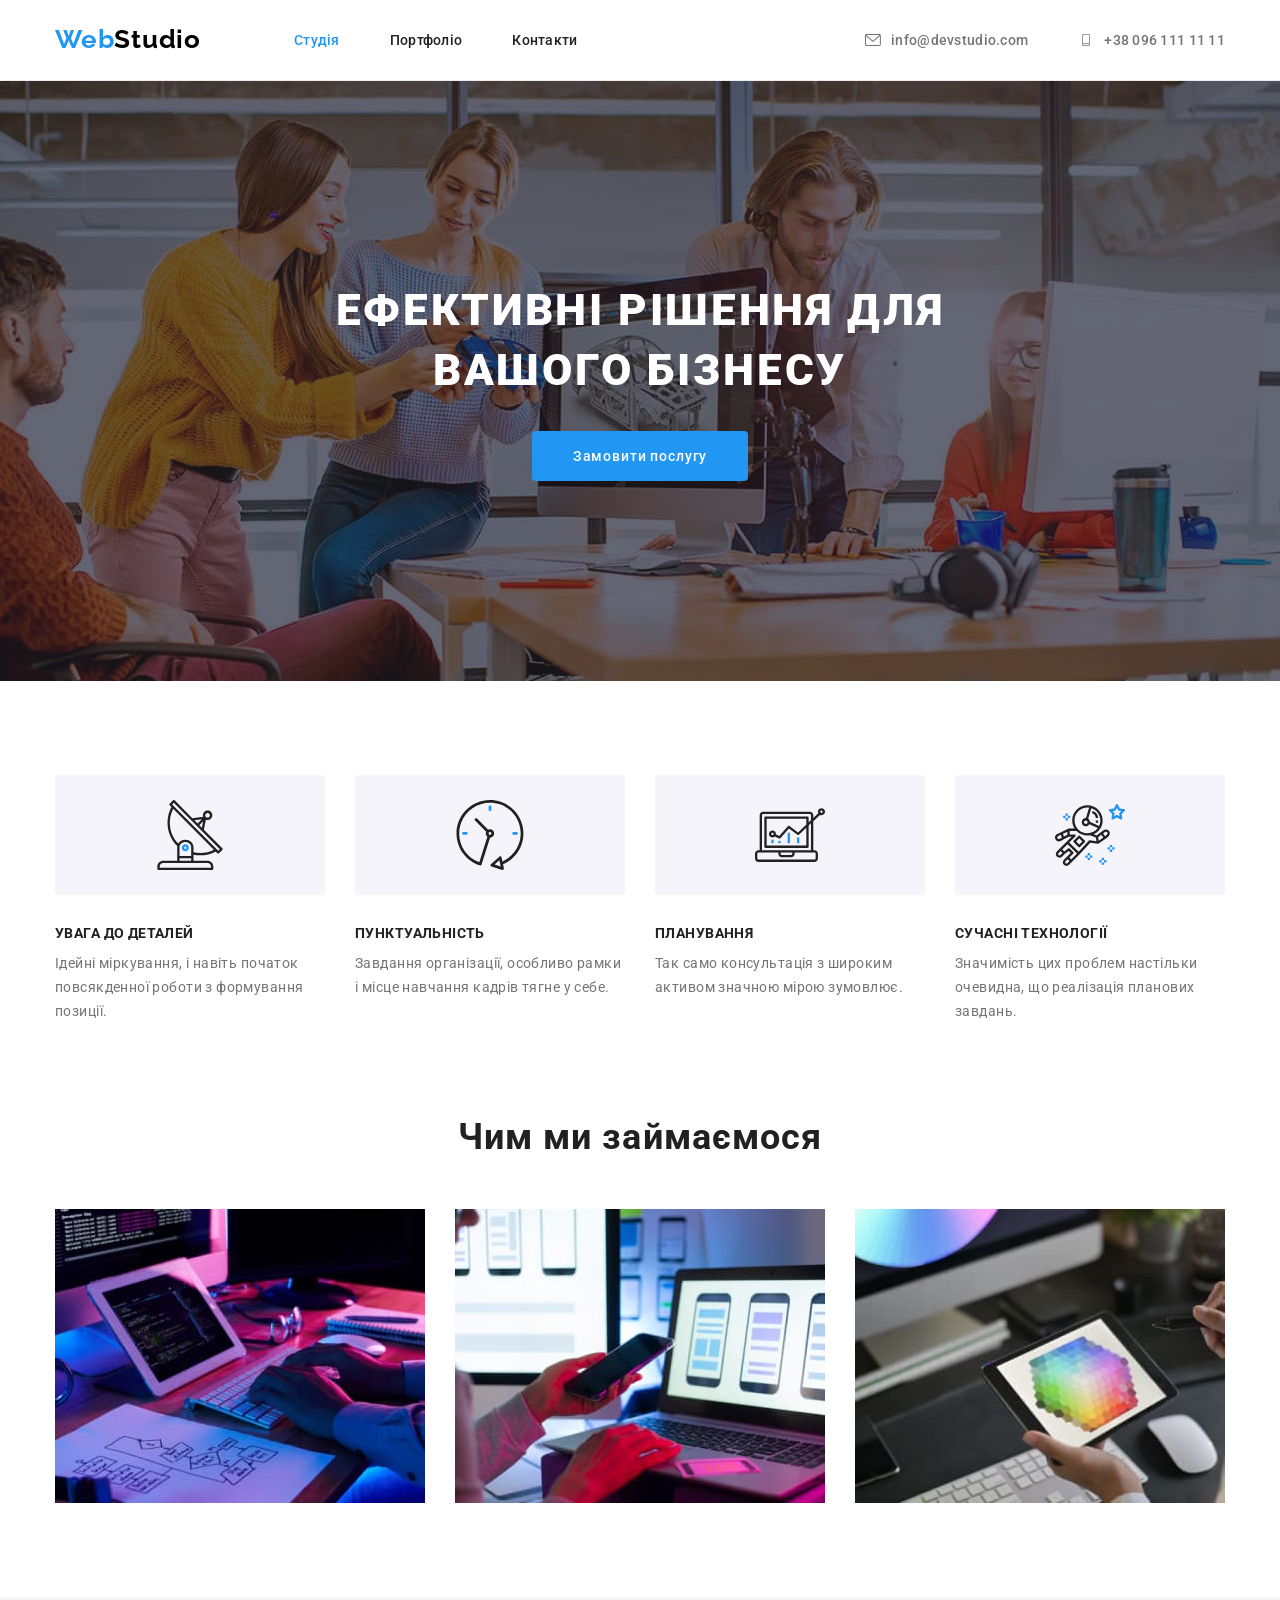
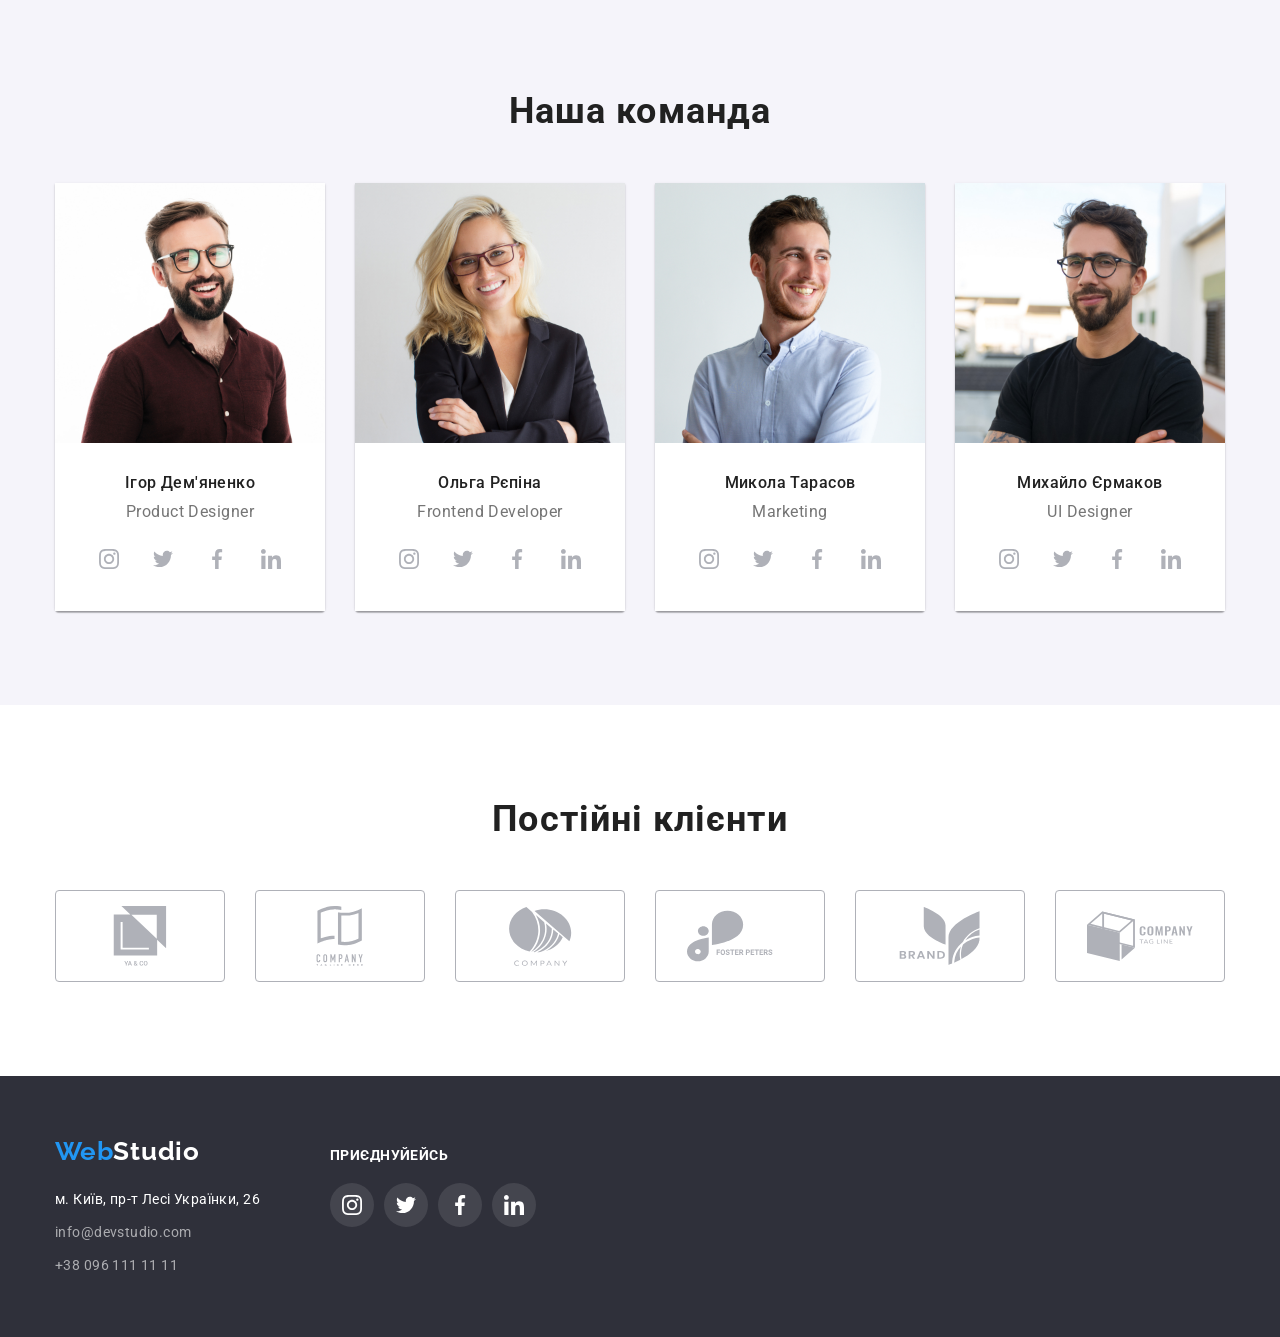
<file: index.html>
<!DOCTYPE html>
<html lang="uk">

<head>
    <meta charset="UTF-8">
    <meta http-equiv="X-UA-Compatible" content="IE=edge">
    <meta name="viewport" content="width=device-width, initial-scale=1.0">
    <title>WebStudio</title>
    <link
        href="https://fonts.googleapis.com/css2?family=Raleway:wght@700&family=Roboto:wght@400;500;700;900&display=swap"
        rel="stylesheet" />
    <link rel="stylesheet"
        href="https://cdnjs.cloudflare.com/ajax/libs/modern-normalize/1.0.0/modern-normalize.min.css" />
    <link rel="stylesheet" href="./css/styles.css">
</head>

<body>
    <!--Навигація-->
    <header class="header">

        <div class="container">
            <a href="" lang="en" class="header-logo link ">Web<span class="accent">Studio</span></a>
            <nav class="nav">
                <ul class="nav-list list">

                    <li class="user"><a class="link up current" href="./index.html">Студія</a></li>
                    <li class="user"><a class="link up" href="./portfolio.html">Портфоліо</a></li>
                    <li class="user"><a class="link up" href="">Контакти</a></li>
                </ul>
            </nav>
            <!--Контактні данні-->

            <ul class="contacts-list list ">
                <li class="contacts-item ">
                    <a class="contacts-link link up"href="meilto:info@devstudio.com">
                      <svg class="icon-envelope"
                      width="16" height="12">
                        <use href="./svg/symbol-defse.svg#icon-envelope-hover-2"></use>
                      </svg>
                        info@devstudio.com
                    </a></li>
                <li class="contacts-item "><a class="contacts-link link up" href="tel:+380961111111">
                    <svg class="icon-envelope" width="16" height="12">
                        <use href="./svg/symbol-defse.svg#icon-Vector-2"></use>
                    </svg>
                    +38 096 111 11
                        11</a>
                </li>
            </ul>


        </div>

    </header>
    <main>
        <!--Замовити послугу-->
        <section class="hero">
            <div class="container bt">
                <h1 class="hiro-title">Ефективні рішення для вашого бізнесу</h1>

                <button type="button" class="hero-btn">Замовити послугу</button>
            </div>

        </section>
        <!--Структура діяльності-->
        <section class="features-list section list">
            <div class="container">
                <h2 class="visually-hidden">Особливості</h2>
                <ul class="my-features list">
                    <li class="features-item">
                        <div class="icons-features">
                            <svg class="icon-feature" width="70" height="70">
                                <use href="./svg/symbol-defs.svg#antenna"></use>
                            </svg>
                        </div>
                        <h3 class="features-title">УВАГА ДО ДЕТАЛЕЙ</h3>
                        <p class="features-text">Ідейні міркування, і навіть початок повсякденної роботи з формування
                            позиції.</p>
                    </li>
                    <li class="features-item">
                        <div class="icons-features">
                            <svg class="icon-feature" width="70" height="70">
                                <use href="./svg/symbol-defs.svg#clock"></use>
                            </svg>
                        </div>
                        <h3 class="features-title">ПУНКТУАЛЬНІСТЬ</h3>
                        <p class="features-text">Завдання організації, особливо рамки і місце навчання кадрів тягне у
                            себе.
                        </p>
                    </li>
                    <li class="features-item">
                        <div class="icons-features">
                            <svg class="icon-feature" width="70" height="70">
                                <use href="./svg/symbol-defs.svg#diagram"></use>
                            </svg>
                        </div>
                        <h3 class="features-title">ПЛАНУВАННЯ</h3>
                        <p class="features-text">Так само консультація з широким активом значною мірою зумовлює.</p>
                    </li>
                    <li class="features-item">
                        <div class="icons-features">
                            <svg class="icon-feature" width="70" height="70">
                                <use href="./svg/symbol-defs.svg#astronaut"></use>
                            </svg>
                        </div>
                        <h3 class="features-title">СУЧАСНІ ТЕХНОЛОГІЇ</h3>
                        <p class="features-text">Значимість цих проблем настільки очевидна, що реалізація планових
                            завдань.
                        </p>
                    </li>
                </ul>
            </div>

        </section>
        <section class="doing section ">
            <div class="container">
                <!--Чим ми займаємося-->
                <h2 class="section-title"> Чим ми займаємося</h2>
                <ul class="doing-list list">
                    <li><img src="./images/img(1).jpg" alt="Macbook и клавиатура на столе" width="370" /></li>
                    <li> <img src="./images/img(2).jpg" alt="Смартфон и ноутбук" width="370" /></li>
                    <li> <img src="./images/img(3).jpg" alt="Выбор цвета на дисплее в Macbook" width="370" /></li>
                </ul>
            </div>

        </section>
        <section class="team-item">
            <!--Наша команда-->
            <div class="container ">
                <h2 class="section-title">Наша команда</h2>
                <ul class="team-list list">

                    <li class="team-it">

                        <img src="./images/comand/photo1.jpg" alt="Ігор Дем'яненко" width="270" />
                        <div class="team-img">
                            <h3 class="team-user">Ігор Дем'яненко</h3>
                            <p class="team-text" lang="en">Product Designer</p>
                            <ul class="icon-list list">
                                <li class="item">
                                    <a href="#" class="icon-link">
                                        <svg class="icon-network">
                                            <use href="./svg/symbol-defs.svg#instagram"></use>
                                        </svg>
                                    </a>
                                </li>
                                <li class="item">
                                    <a href="#" class="icon-link">
                                        <svg class="icon-network" width="44" height="44">
                                            <use href="./svg/symbol-defs.svg#twitter-"></use>
                                        </svg>
                                    </a>
                                </li>
                                <li class="item">
                                    <a href="#" class="icon-link">
                                        <svg class="icon-network">
                                            <use href="./svg/symbol-defs.svg#facebook"></use>
                                        </svg>
                                    </a>
                                </li>
                                <li class="item">
                                    <a href="#" class="icon-link">
                                        <svg class="icon-network">
                                            <use href="./svg/symbol-defs.svg#linkedin"></use>
                                        </svg>
                                    </a>
                                </li>
                            </ul>
                        </div>

                    </li>
                    <li class="team-it">

                        <img src="./images/comand/photo2.jpg" alt="Ольга Рєпіна" width="270" />
                        <div class="team-img">
                            <h3 class="team-user">Ольга Рєпіна</h3>
                            <p class="team-text" lang="en">Frontend Developer</p>
                            <ul class="icon-list list">
                                <li class="item">
                                    <a href="#" class="icon-link">
                                        <svg class="icon-network">
                                            <use href="./svg/symbol-defs.svg#instagram"></use>
                                        </svg>
                                    </a>
                                </li>
                                <li class="item">
                                    <a href="#" class="icon-link">
                                        <svg class="icon-network" width="44" height="44">
                                            <use href="./svg/symbol-defs.svg#twitter-"></use>
                                        </svg>
                                    </a>
                                </li>
                                <li class="item">
                                    <a href="#" class="icon-link">
                                        <svg class="icon-network">
                                            <use href="./svg/symbol-defs.svg#facebook"></use>
                                        </svg>
                                    </a>
                                </li>
                                <li class="item">
                                    <a href="#" class="icon-link">
                                        <svg class="icon-network">
                                            <use href="./svg/symbol-defs.svg#linkedin"></use>
                                        </svg>
                                    </a>
                                </li>
                            </ul>
                        </div>

                    </li>
                    <li class="team-it">

                        <img src="./images/comand/photo3.jpg" alt="Микола Тарасов" width="270" />
                        <div class="team-img">
                            <h3 class="team-user">Микола Тарасов</h3>
                            <p class="team-text" lang="en">Marketing</p>
                            <ul class="icon-list list">
                                <li class="item">
                                    <a href="#" class="icon-link">
                                        <svg class="icon-network">
                                            <use href="./svg/symbol-defs.svg#instagram"></use>
                                        </svg>
                                    </a>
                                </li>
                                <li class="item">
                                    <a href="#" class="icon-link">
                                        <svg class="icon-network" width="44" height="44">
                                            <use href="./svg/symbol-defs.svg#twitter-"></use>
                                        </svg>
                                    </a>
                                </li>
                                <li class="item">
                                    <a href="#" class="icon-link">
                                        <svg class="icon-network">
                                            <use href="./svg/symbol-defs.svg#facebook"></use>
                                        </svg>
                                    </a>
                                </li>
                                <li class="item">
                                    <a href="#" class="icon-link">
                                        <svg class="icon-network">
                                            <use href="./svg/symbol-defs.svg#linkedin"></use>
                                        </svg>
                                    </a>
                                </li>
                            </ul>
                        </div>

                    </li>
                    <li class="team-it">

                        <img src="./images/comand/photo4.jpg" alt="Михайло Єрмаков" width="270" />
                        <div class="team-img">
                            <h3 class="team-user">Михайло Єрмаков</h3>

                            <p class="team-text" lang="en">UI Designer</p>
                            <ul class="icon-list list">
                                <li class="item">
                                    <a href="#" class="icon-link">
                                        <svg class="icon-network">
                                            <use href="./svg/symbol-defs.svg#instagram"></use>
                                        </svg>
                                    </a>
                                </li>
                                <li class="item">
                                    <a href="#" class="icon-link">
                                        <svg class="icon-network" width="44" height="44">
                                            <use href="./svg/symbol-defs.svg#twitter-"></use>
                                        </svg>
                                    </a>
                                </li>
                                <li class="item">
                                    <a href="#" class="icon-link">
                                        <svg class="icon-network">
                                            <use href="./svg/symbol-defs.svg#facebook"></use>
                                        </svg>
                                    </a>
                                </li>
                                <li class="item">
                                    <a href="#" class="icon-link">
                                        <svg class="icon-network">
                                            <use href="./svg/symbol-defs.svg#linkedin"></use>
                                        </svg>
                                    </a>
                                </li>
                            </ul>
                        </div>

                    </li>
                </ul>

            </div>
            </section>
            <!--
                    |============================
                    | ПОСТІЙНІ КЛІЄНТИ
                    |============================
                  -->
            <section class="section ">
                <div class="container">
                    <h2 class="section-title">Постійні клієнти</h2>
                    <ul class=" clients-list list">
                        <li class="itemi">
                            <a href="" class="client-link link">
                                <svg class="client-icons" width="106" height="60">
                                    <use href="./svg/symbol-defs.svg#strelka"></use>
                                </svg>
                            </a>
                        </li>
                    <li class="itemi">
                        <a href="" class="client-link link">
                            <svg class="client-icons" width="106" height="60">
                                <use href="./svg/symbol-defs.svg#listki"></use>
                            </svg>
                        </a>
                    </li>
                    <li class="itemi">
                        <a href="" class="client-link link">
                            <svg class="client-icons" width="106" height="60">
                                <use href="./svg/symbol-defs.svg#company"></use>
                            </svg>
                        </a>
                    </li>
                    <li class="itemi">
                        <a href="" class="client-link link">
                            <svg class="client-icons" width="106" height="60">
                                <use href="./svg/symbol-defs.svg#FOSTER-PETERS-1"></use>
                            </svg>
                        </a>
                    </li>
                    <li class="itemi">
                        <a href="" class="client-link link">
                            <svg class="client-icons" width="106" height="60">
                                <use href="./svg/symbol-defs.svg#brand"></use>
                            </svg>
                        </a>
                    </li>
                    <li class="itemi">
                        <a href="" class=" client-link link">
                            <svg class="client-icons" width="106" height="60">
                                <use href="./svg/symbol-defs.svg#box"></use>
                            </svg>
                        </a>
                    </li>
                    </ul>
                </div>
            </section>

        
        <!--Футер-->
        <footer class="address">
            <div class="container footer-flex">
             <div>
                <a href="./index.html" lang="en" class="footer-logo link">Web<span class="accent">Studio</span></a>
                
                <address class="footer-address">
                    <ul class="list">
                        <li class="add-link"><a href="https://goo.gl/maps/Q1Ch7mxqpmP8pEwYA" target="_blank"
                                rel="noopener nofollow " class="adress-link link">м. Київ, пр-т Лесі Українки, 26</a></li>
                        <li class="abb-link"><a class="address-contact link"
                                href="meilto:info@devstudio.com">info@devstudio.com</a></li>
                        <li class="abb-link"><a class="address-contact link" href="tel:+380961111111">+38 096 111 11 11</a></li>
                    </ul>
            
        
            </address>
             </div>
            <div class="accost">
                <p class="social-title">ПРИЄДНУЙЕЙСЬ</p>
                <ul class="network-list-company list">
                    <li class="item">
                        <a href="#" class="network-link-company">
                            <svg class="icon-network-company">
                                <use href="./svg/symbol-defs.svg#instagram"></use>
                            </svg>
                        </a>
                    </li>
                    <li class="item">
                        <a href="#" class="network-link-company">
                            <svg class="icon-network-company">
                                <use href="./svg/symbol-defs.svg#twitter-"></use>
                            </svg>
                        </a>
                    </li>
                    <li class="item">
                        <a href="#" class="network-link-company">
                            <svg class="icon-network-company">
                                <use href="./svg/symbol-defs.svg#facebook"></use>
                            </svg>
                        </a>
                    </li>
                    <li class="item">
                        <a href="#" class="network-link-company">
                            <svg class="icon-network-company">
                                <use href="./svg/symbol-defs.svg#linkedin"></use>
                            </svg>
                        </a>
                    </li>
                </ul>
            </div>
        </div>
    </div>
        </footer>
    </main>

</body>

</html>
</file>
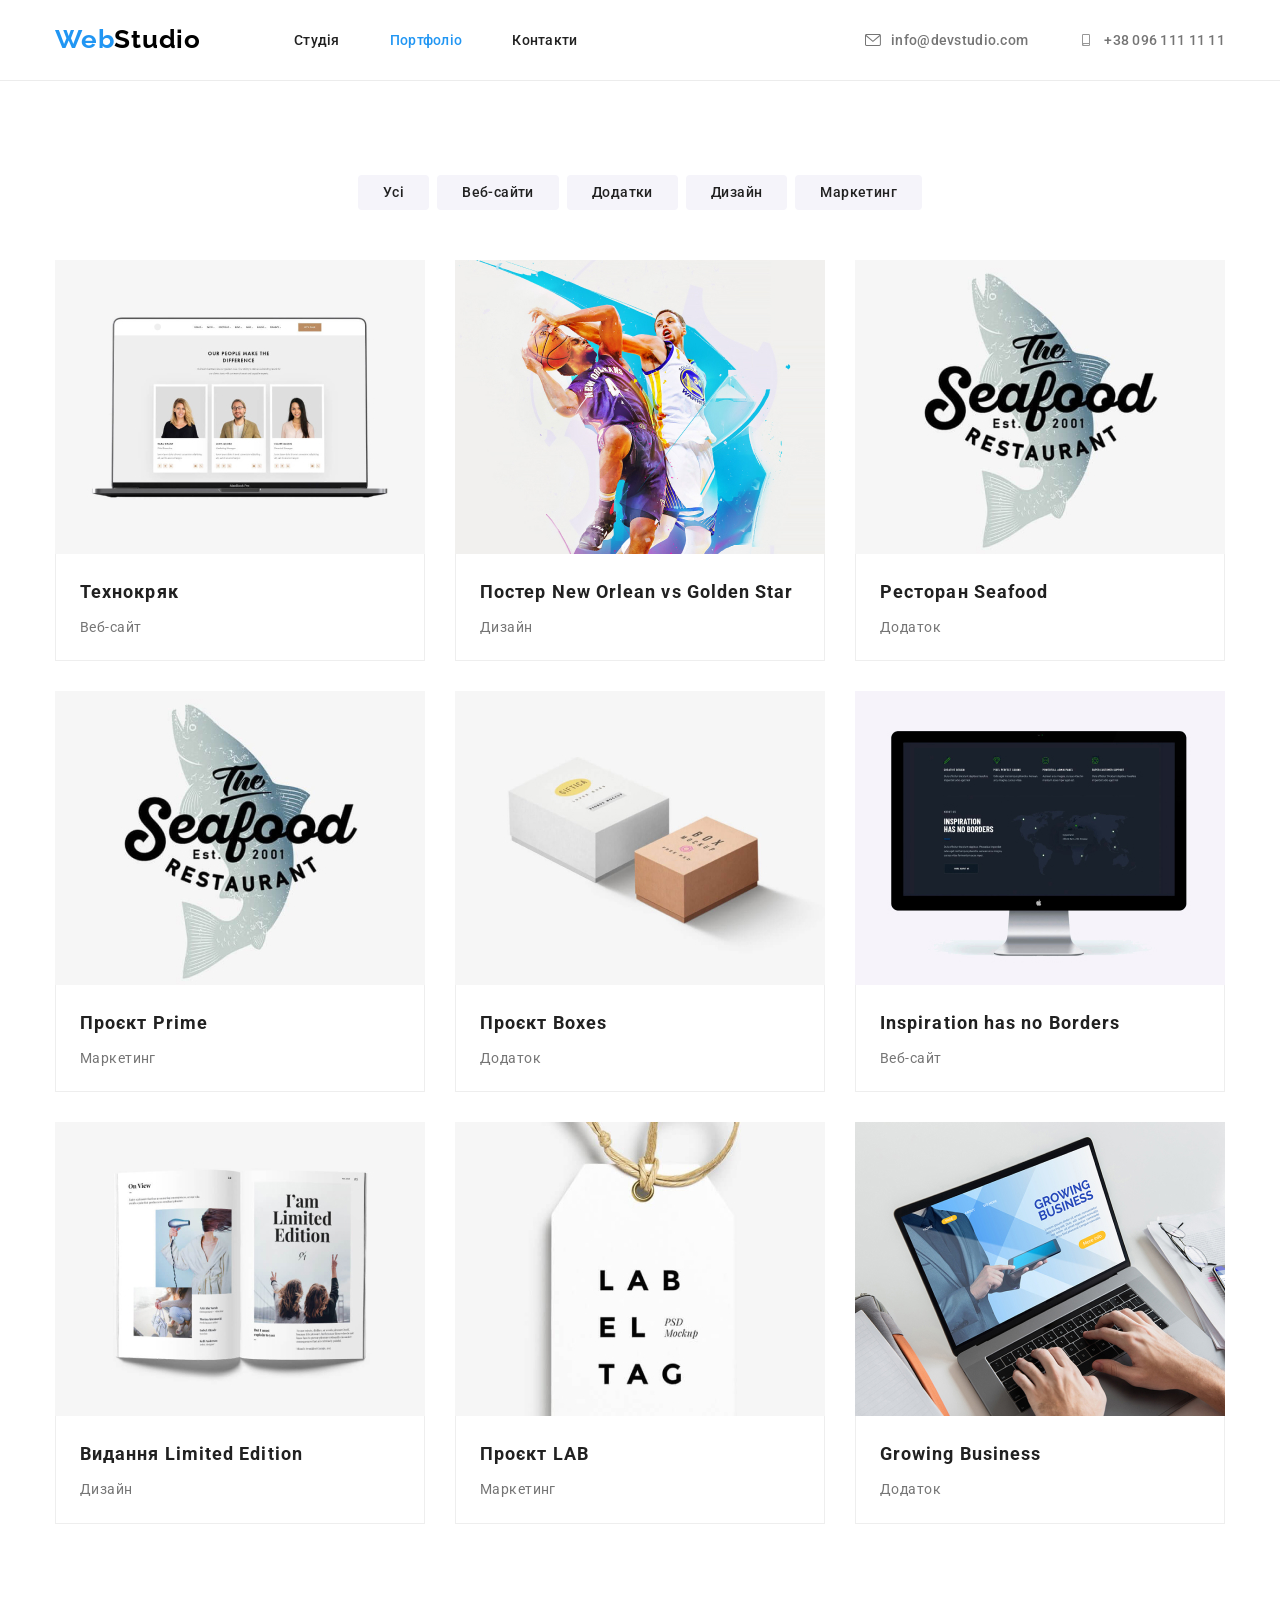
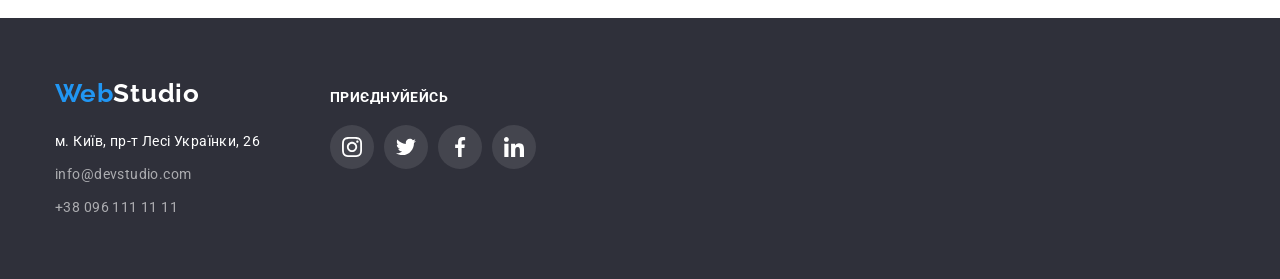
<file: portfolio.html>
<!DOCTYPE html>
<html lang="uk">

<head>
    <meta charset="UTF-8">
    <meta http-equiv="X-UA-Compatible" content="IE=edge">
    <meta name="viewport" content="width=device-width, initial-scale=1.0">
    <title>WebStudio</title>
    <link
        href="https://fonts.googleapis.com/css2?family=Raleway:wght@700&family=Roboto:wght@400;500;700;900&display=swap"
        rel="stylesheet" />
    <link rel="stylesheet"
        href="https://cdnjs.cloudflare.com/ajax/libs/modern-normalize/1.0.0/modern-normalize.min.css" />
    <link rel="stylesheet" href="./css/styles.css">
</head>

<body>
    <!--Навигація-->
    <header class="header">
    
        <div class="container">
            <a href="" lang="en" class="header-logo link ">Web<span class="accent">Studio</span></a>
            <nav class="nav">
                <ul class="nav-list list">
    
                    <li class="user"><a class="link up " href="./index.html">Студія</a></li>
                    <li class="user"><a class="link up current" href="./portfolio.html">Портфоліо</a></li>
                    <li class="user"><a class="link up" href="">Контакти</a></li>
                </ul>
            </nav>
            <!--Контактні данні-->
    
            <ul class="contacts-list list ">
                <li class="contacts-item ">
                    <a class="contacts-link link up" href="meilto:info@devstudio.com">
                        <svg class="icon-envelope" with="16" height="12">
                            <use href="./svg/symbol-defs.svg#mail"></use>
                        </svg>
                        info@devstudio.com
                    </a>
                </li>
                <li class="contacts-item "><a class="contacts-link link up" href="tel:+380961111111">
                        <svg class="icon-envelope" with="10" height="16">
                            <use href="./svg/symbol-defs.svg#smartphone"></use>
                        </svg>
                        +38 096 111 11
                        11</a>
                </li>
            </ul>
    
    
        </div>
    
    </header>
    <main>
        <section class="sekt">
            <div class="container teami">
                <h1 class="visually-hidden">Portfolio</h1>
                <ul class="my-btn list">
                    <li><button type="button" class="button">Усі</button></li>
                    <li><button type="button" class="button">Веб-сайти</button></li>
                    <li><button type="button" class="button">Додатки</button></li>
                    <li><button type="button" class="button">Дизайн</button></li>
                    <li><button type="button" class="button">Маркетинг</button></li>
                </ul>
                <!--Портфолио-->
                <ul class="wrap list">
                    <li class="my-wrap">
                        <a class="seck-wrap link" href="">
                            <img src="./images/portfolio/texn.jpg"
                            alt="Ноутбук з відкритою сторінкою сайта з картками працівників " width="370">
                    <div class="wrap-img">
                            <h2 class="socials">Технокряк</h2>
                            <p class="text">Веб-сайт</p>
                    </div>

                        </a>
                        
                    </li>
                    <li class="my-wrap">
                     <a class="seck-wrap link" href="">
                        <img src="./images/portfolio/bask.jpg"
                        alt="Двоє чоловіків, які грають у баскетбол за різні команди, борються за м'яч"
                        width="370">
                        <div class="wrap-img">
                    <h2 lang="en" class="socials">Постер New Orlean vs Golden Star</h2>
                        <p class="text">Дизайн</p>
                </div>
                     </a>
                         

                    </li>
                    <li class="my-wrap">
                        <a class="seck-wrap link" href="">
                            <img src="./images/portfolio/rest.jpg" alt="Полупрозрачная рыба на фоне надписи"
                            width="370">
                            <div class="wrap-img">
                        <h2 class="socials">Ресторан Seafood</h2>
                            <p class="text">Додаток</p>
                    </div>
                        </a>
                          

                    </li>
                    <li class="my-wrap">
                       <a class="seck-wrap link" href="">
                        <img src="./images/portfolio/irpods.jpg" alt="Великі навушники" width="370">
                        <div class="wrap-img">
                        <h2 lang="en" class="socials">Проєкт Prime</h2>
                            <p class="text">Маркетинг</p>
                    </div>
                       </a>
                           

                    </li>
                    <li class="my-wrap">
                        <a class="seck-wrap link" href="">
                            <img src="./images/portfolio/box.jpg" alt="Дві коробки - велика та маленька" width="370">
                            <div class="wrap-img">
                                <h2 lang="en" class="socials">Проєкт Boxes</h2>
                                    <p class="text">Додаток</p>
                            </div>
                        </a>
                           

                    </li>
                    <li class="my-wrap">
                        <a class="seck-wrap link" href="">
                            <img src="./images/portfolio/monitor.jpg"
                            alt="Компьютер с открытой страницой сайта с изображением карты" width="370">
                    <div class="wrap-img">
                            <h2 lang="en" class="socials">Inspiration has no Borders</h3>
                            <p class="text">Веб-сайт</p>
                    </div>
                        </a>
                           

                    </li>
                    <li class="my-wrap">
                        
                        <a class="seck-wrap link" href="">
                            <img src="./images/portfolio/book.jpg"
                            alt="Відкрита книга із зображеннями жінок написом обмежений випуск" width="370">
                    <div class="wrap-img">
                            <h2 lang="en" class="socials">Видання Limited Edition</h3>
                            <p class="text">Дизайн</p>
                            </div></a>

                    </li>
                    <li class="my-wrap">
                        
                           <a class="seck-wrap link" href="">
                            <img src="./images/portfolio/lebe.jpg" alt="Бірка з написом Lab el tag в PSD макеті"
                            width="370">
                    <div class="wrap-img">
                            <h2 lang="en" class="socials">Проєкт LAB</h3>
                            <p class="text">Маркетинг</p>
                    </div>
                           </a>

                    </li>
                    <li class="my-wrap">
                        
                          <a class="seck-wrap link" href="">
                            <img src="./images/portfolio/laptop.jpg"
                            alt="Чоловічі руки натискають на кнопки клавіатури в ноутбуку, в якому відкрито сторінку із зображенням чоловіка з телефоном"
                            width="370">
                    <div class="wrap-img">
                        <h2 lang="en" class="socials">Growing Business</h3>
                            <p class="text">Додаток</p>
                    </div>
                          </a>

                    </li>
                </ul>
            </div>

        </section>
    </main>
 <!--Футер-->
 <footer class="address">
    <div class="container footer-flex">
     <div>
        <a href="./index.html" lang="en" class="footer-logo link">Web<span class="accent">Studio</span></a>
        
        <address class="footer-address">
            <ul class="list">
                <li class="add-link"><a href="https://goo.gl/maps/Q1Ch7mxqpmP8pEwYA" target="_blank"
                        rel="noopener nofollow " class="adress-link link">м. Київ, пр-т Лесі Українки, 26</a></li>
                <li class="abb-link"><a class="address-contact link"
                        href="meilto:info@devstudio.com">info@devstudio.com</a></li>
                <li class="abb-link"><a class="address-contact link" href="tel:+380961111111">+38 096 111 11 11</a></li>
            </ul>
    

    </address>
     </div>
    <div class="accost">
        <p class="social-title">ПРИЄДНУЙЕЙСЬ</p>
        <ul class="network-list-company list">
            <li class="item">
                <a href="#" class="network-link-company">
                    <svg class="icon-network-company">
                        <use href="./svg/symbol-defs.svg#instagram"></use>
                    </svg>
                </a>
            </li>
            <li class="item">
                <a href="#" class="network-link-company">
                    <svg class="icon-network-company">
                        <use href="./svg/symbol-defs.svg#twitter-"></use>
                    </svg>
                </a>
            </li>
            <li class="item">
                <a href="#" class="network-link-company">
                    <svg class="icon-network-company">
                        <use href="./svg/symbol-defs.svg#facebook"></use>
                    </svg>
                </a>
            </li>
            <li class="item">
                <a href="#" class="network-link-company">
                    <svg class="icon-network-company">
                        <use href="./svg/symbol-defs.svg#linkedin"></use>
                    </svg>
                </a>
            </li>
        </ul>
    </div>
</div>
</div>
</footer>


</body>

</html>
</file>
<file: css/styles.css>
:root {
  --primary-text-color: #757575;
  --title-text-color: #212121;
  --acccent-color: #2196f3;
  --primary-white-color: #ffffff;
  --black-color: #000000;
  --text-footer: rgba(255, 255, 255, 0.6);
  --secondary-bg-color: #f5f4fa;
  --title-text-color: #212121;
  --footer-bg-color: #2f303a;
  --primary-font-weight: 400;
  --secondary-font-weight: 500;
  --title-font-weight: 700;
  --hero-title-font-weight: 900;
}
body {
  background-color: var(--primary-white-color);
  color: var(--primary-text-color);
  letter-spacing: 0.03em;
  font-family: Roboto, sans-serif;
  font-size: 14px;
}
.visually-hidden {
  position: absolute;
  white-space: nowrap;
  width: 1px;
  height: 1px;
  overflow: hidden;
  border: 0;
  padding: 0;
  clip: rect(0 0 0 0);
  clip-path: inset(50%);
  margin: -1px;
}
.link {
  text-decoration: none;
  color: inherit;
}

.list {
  margin: 0;
  padding-left: 0;
  list-style: none;
}
h1,
h2,
h3,
h4,
h5,
h6
p{
  margin: 0;
}
img{
  display: block;
  min-width: 100%;
  height: auto;
}

.container{
  width: 1200px;
  margin: 0 auto;
  padding: 0 15px;
}
.section{
  padding-top: 94px;
  padding-bottom: 94px;
}
/* Навігація*/

.header .container{
  display: flex;
  align-items: center;
 
}
.header{
  border-bottom: 1px solid #ECECEC;

}
.header-logo {
  align-items: center;
display: block; 
padding-top: 24px;
padding-bottom: 25px;
  font-weight: 700;
  font-size: 26px;
  font-family: 'Raleway';
  letter-spacing: 0.03em;
  color: var(--acccent-color);
  line-height: calc(31 / 26);
}
.header-logo .accent {
  color: var(--black-color);
}
.footer-logo {
  display: block;
    font-family: 'Raleway';
  font-style: normal;
  font-weight: 700;
  font-size: 26px;
  line-height: calc(31 / 26);
  color: var(--acccent-color);
}

.accent {
  font-weight: 700;
  font-family: 'Raleway';
  letter-spacing: 0.03em;
  color: var(--primary-white-color);
  line-height: calc(16 / 14);
}

.nav {    margin-left: 93px;
  color: var(--title-text-color);
  font-weight: 500;
  font-size: 14px;
  letter-spacing: 0.02em;
  line-height: calc(16 / 14);
}
.nav a:hover,.nav:focus {
  color: var(--acccent-color);
}
.current{
    color: var(--acccent-color)
}
.nav-list{
 
  display: flex;
  align-items: center;
  gap: 50px;
}
.user .up:focus{
  color: #2196F3;;
}
.up{
  align-items: center;
  display: block;
  padding-top: 32px;
  padding-bottom: 32px;
}
.up:focus{border-radius: 4px; border: 1px solid #2196F3;

}
.user:focus{ border-radius: 4px; border: 1px solid #2196F3;}
.icon-envelope{
  margin-right: 10px;
  width: 16px;
  height: 12px;
  fill: currentColor;
  
}
.contacts-link {
  display: flex;
  align-items: center;
  font-size: 14px;
  color: var(--primary-text-color);
  letter-spacing: 0.02em;
  font-weight: 500;
  line-height: calc(16 / 14);
}
.contacts-link:hover,
.contacts-link:focus {
  color: var(--acccent-color);
  letter-spacing: 0.02em;
  font-weight: 500;
  line-height: calc(16 / 14);
}
.contacts-list{
  display: flex;
  align-items: center;
  margin-left: auto;
}
.contacts-item + .contacts-item{
margin-left: 50px;
}
/*Структура діяльності*/
.hero {margin: 0 auto;
    max-width: 1600px;
    min-height: 600px;
  padding: 200px 0;
  background: var(--footer-bg-color);
  background-image: linear-gradient(to right, rgba(47, 48, 58, 0.4), rgba(47, 48, 58, 0.4)), url(../svg/hero-bg.jpg);
  background-size: cover;
  background-position: center;
}
.hiro-title {
  color: var(--primary-white-color);
  font-weight: 900;
  font-size: 44px;
  line-height: 1.36;
  text-align: center;
  letter-spacing: 0.06em;
  text-transform: uppercase;
  width: 696px;
  margin: 0 auto;
  margin-bottom: 30px;
}

.hero .button {
  background: var(--acccent-color);
  color: var(--primary-white-color);
  cursor: pointer;
  font-family: inherit;
  font-weight: 700;
  font-size: 16px;
  line-height: 1.88;
  text-align: center;
  letter-spacing: 0.06em;
}
.features-title {
  margin-bottom: 10px;
  font-weight: 700;
  font-size: 14px;
  line-height: calc(16 / 14);
  color: var(--title-text-color);
  text-transform: uppercase;
}
.icons-features {
  display: flex;
  justify-content: center;
  align-items: center;
background: #F5F4FA;
border-radius: 4px;
height: 120px;
margin-bottom: 30px;}
.my-features {
  display: flex;
  column-gap: 30px;}
.features-item {width: 270px;}
.features-text {
 margin-top: 0;
  margin-bottom: 0px;
  line-height: calc(24 / 14);
}
/*Чим ми займаємося*/
.doing-list{
  display: flex;
  column-gap: 30px;
}
.doing {
 padding-top: 0;
 
}
.team {
  padding-top: 94px;
  padding-bottom: 94px;
  background: #F5F4FA;
}
.section-title{
margin-bottom: 50px;
  font-weight: 700;
  font-size: 36px;
  line-height: 1.16;
  letter-spacing: 0.03em;
  color: var(--title-text-color);
  text-align: center;
  
}
/*Наша команда*/
.team-list{
  display: flex;
  column-gap: 30px;
}
.team-item {padding-top: 94px;
  padding-bottom: 94px;
  background: #F5F4FA;
}
.team-it{
  box-shadow: 0px 1px 3px rgba(0, 0, 0, 0.12), 0px 1px 1px rgba(0, 0, 0, 0.14), 0px 2px 1px rgba(0, 0, 0, 0.2);
border-radius: 0px 0px 4px 4px;
  background: #FFFFFF;
}
.team-img{
justify-content: center;
padding-top: 30px;
padding-bottom: 30px;
background: #FFFFFF;

}
.team-user {
  text-align: center;

  font-size: 16px;
  font-weight: 500;
  line-height: calc(19 / 16);

  color: var(--title-text-color);
}
.team-text {
  margin-top: 10px;
  margin-bottom: 0;
  text-align: center;
  font-family: inherit;
  font-size: 16px;
  line-height: calc(19 / 16);
  font-family: 'Roboto';
font-style: normal;
font-weight: 400;
color: #757575;
letter-spacing: 0.03em;
}
.icon-list {
  display: flex;
  margin-top: 16px;
  gap: 10px;
  justify-content: center;
  text-align: center;
}

.icon-link {
  display: flex;

  align-items: center;
  justify-content: center;
   border-radius: 50%;
   color: #AFB1B8;
width: 100%;
height: 100%;
}
.icon-link:hover,
.icon-link:focus {
  color:#FFFFFF;
  background-color: #2196F3;
  filter: drop-shadow(0px 4px 4px rgba(0, 0, 0, 0.25));
}
.icon-network {

 width: 20px;
  height: 20px;
  fill: currentColor;

}
/*ПОСТІЙНІ КЛІЄНТИ*/
.clients-list{
 
  display: flex;
gap: 30px;
justify-content: center;
 width: 100%;
height: 100%;

}
.clients-list .itemi:focus{
  border: 1px solid #2196F3;
}

.itemi{
 
 width: 170px;
height: 92px;
border: 1px solid #AFB1B8;
border-radius: 4px;
justify-content: center;
display: block;
align-items: center;

}


.itemi:hover, .itemi:focus{
  border: 1px solid #2196F3;
}
.client-icons{
 

}
.client-link:hover,.client-link:focus{
  color: #2196F3;
  
}
.client-link{
  display: inline-flex;
  justify-content: center;
  align-items: center;
 width: 100%;
height: 100%;
fill: currentColor;
color: #AFB1B8;
}

/*Кнопки*/

.bt{text-align: center;}
.hero-btn {
  width: 216px;
  height: 50px;
justify-content: center;
font-weight: 700;
  font-family: 'Roboto';
  border: 0;
  border-radius: 4px;
  background: var(--acccent-color);
  font-style: normal;
  font-weight: 500;
  line-height: calc(30 / 16);
  text-align: center;
  color: var(--primary-white-color);
  cursor: pointer;
  letter-spacing: 0.06em;
}

.hero-btn:hover, .hero-btn:focus  {
background: #188CE9;
}

    .sekt{
 padding-top: 94px;
    padding-bottom: 94px;
    }
.my-btn{
 justify-content: center;
  margin-bottom: 50px;
  gap: 8px;
  display: flex;
 
}
.button {
  padding: 6px 25px;
  cursor: pointer;
  font-family: 'Roboto';
  border: 0;
  border-radius: 4px;
  color: var(--title-text-color);
  background: var(--secondary-bg-color);
  font-style: normal;
 letter-spacing: 0.03em;
  font-weight: 500;
  line-height: calc(26 / 16);
  text-align: center;
  color: var(--title-text-color);
}

.button:hover,
.button:focus {
  cursor: pointer;
  font-weight: 500;
  border-radius: 4px;
  border: 0;
  background: var(--acccent-color);
  color: #ffffff;
  font-style: normal;
  font-weight: 500;
  line-height: calc(26 / 16);
  text-align: center;
  box-shadow: 0px 3px 1px rgba(0, 0, 0, 0.1), 0px 1px 2px rgba(0, 0, 0, 0.08), 0px 2px 2px rgba(0, 0, 0, 0.12);
}
/*Футер*/
.address{
background: #2F303A;
padding-bottom: 60px;
padding-top: 60px;
}
.footer-address{
  margin-top: 20px;
font-style: normal;
}
.add-link{
margin-top: 20px;
}
.abb-link{
margin-top: 9px;
}
.adress-link{
display: block;

font-size: 14px;
color: #FFFFFF;
line-height: calc(24 / 14);
}
.address-contact{
  display: block;

font-weight: 400;
font-size: 14px;
line-height: calc(24 / 14);
color: rgba(255, 255, 255, 0.6);

}
.address-contact:hover, .address-contact:focus{
  color: #2196F3;
}
/*Портфолио*/
.wrap{
 display: flex;
flex-wrap: wrap;
gap: 30px;
width: 100%;    
}
.my-wrap{
}
.seck-wrap {
  display: block;
}
.wrap-img{
padding-left: 24px;
padding-right: 24px;
padding-top: 20px;
padding-bottom: 20px;
border-bottom:1px solid #EEEEEE;
border-left:1px solid #EEEEEE;
border-right:1px solid #EEEEEE;
flex-wrap: wrap;
}
.socials {
 
  margin-bottom: 0;
  font-style: normal;
  font-weight: 700;
  line-height: calc(36 / 18);
  letter-spacing: 0.06em;
  color: var(--title-text-color);
  font-size: 18px;
}
.text {margin-top: 4px;
  margin-bottom: 0;
  font-style: normal;
  font-weight: 400;
  line-height: calc(30 / 16);
}
/*ПРИЄДНУЙЕЙСЬ*/
.social-title{
  font-family: 'Roboto';
font-style: normal;
font-weight: 700;
line-height: calc(16 / 14);
line-height: 16px;
letter-spacing: 0.03em;
text-transform: uppercase;
margin-bottom: 20px;
margin-top: 0;
color: #FFFFFF;
}
.accost{margin-left: 70px;}
.network-list-company{
  display: flex;
}
.network-list-company{
  gap: 10px;
}
.network-link-company{
 
  display: inline-flex;
  align-items: center;
  justify-content: center;
  border-radius: 50%;
  background: rgba(255, 255, 255, 0.1);
  width: 44px;
  height: 44px;}
.icon-network-company{
  height: 20px;
  width: 20px;
 
  }
  
  .network-link-company{
    fill: #FFFFFF;
  }
.network-link-company:hover,.network-link-company:focus{
    background: #2196F3;
    cursor: pointer;
  }
.footer-flex{   
   display: flex;
  align-items: baseline;}
  .item{
    width: 44px;
  height: 44px;
  }
</file>
